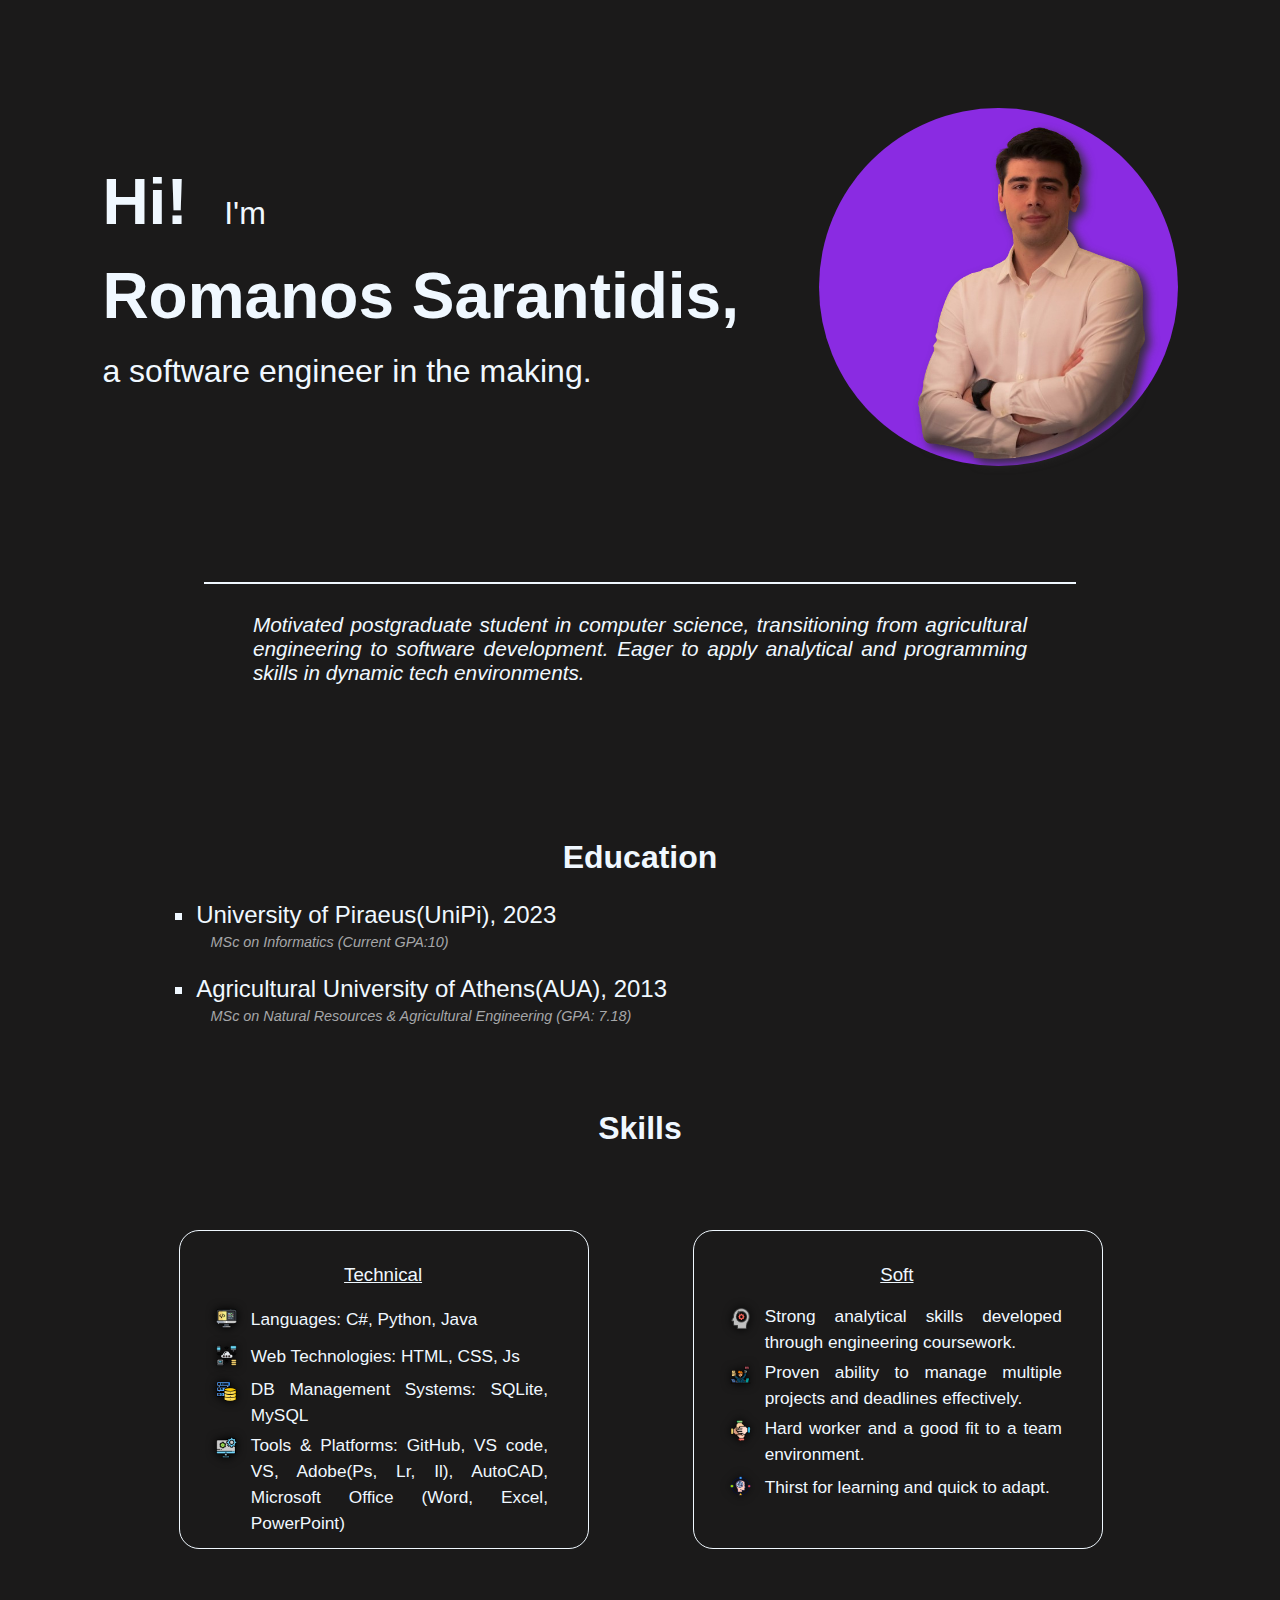
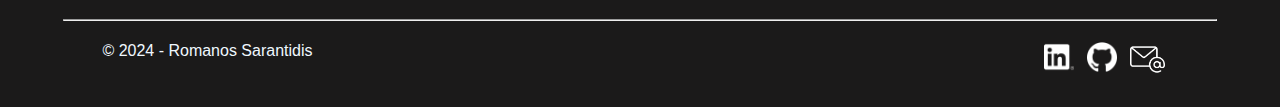
<file: index.html>
<!DOCTYPE html>
<html oncontextmenu="return false">
    <head>
        <meta charset='utf-8'>
        <meta name="author" content="Romanos Sarantidis">
        <meta name="description" content="Upcoming software engineer currently on a hatching stage.">
        <title>Romanos Sarantidis CV</title>
        <meta name='viewport' content='width=device-width, initial-scale=1'>
        <link rel="icon" type="image/x-icon" href="Images/hacker.ico">
        <link rel='stylesheet' type='text/css' href='pageFormat.css'>
        <script src='main.js'></script>
    </head>
    <body>
        <div id="prefooter">
            <img src="Images/supes.gif">
        </div>
        
        <header>
            <div class="intro" id="intro">
                <div class="hello" id="disappear">
                    <h1>Hi!</h1>
                    <p>&emsp;I'm</p>
                </div>
                <h1 id="myName">Romanos Sarantidis,</h1>
                <p id="disappear1">a software engineer in the making.</p>
            </div>
            <div class="imgBg" id="imgBg"><img src="Images/romimg.png" class="myImg" id="myImg" title="Romanos Sarantidis"></div>
        </header>
        <div class="mainPage" id="mainPage">
            <div class="descrLine">
                <hr>
            </div>
            <div class="description" title="About me">
                <p><em>Motivated postgraduate student in computer science, transitioning from agricultural engineering to software development. Eager to apply analytical and programming skills in dynamic tech environments.</em></p>
            </div>
            

            <div class="education" title="Education">
                <h1 style="text-align: center;">Education</h1>
                <ul style="list-style: square;">
                    <li>University of Piraeus(UniPi), 2023</li>
                    <p><em>&emsp;MSc on Informatics (Current GPA:10)</em></p>
                    <li>Agricultural University of Athens(AUA), 2013</li>
                    <p><em>&emsp;MSc on Natural Resources & Agricultural Engineering (GPA: 7.18)</em></p>
                </ul>
            </div>

            <div class="skills">
                <h1>Skills</h1>
                <div class="skillsList">
                    <div class="skills1" title="Technical Skills">
                        <div class="box"></div>
                        <p><u>Technical</u></p>
                        <table class="technical">
                            <tr>
                                <td class="bullets"><img src="Images/code.png" class="bullet"></td>
                                <td>Languages: C#, Python, Java</td>
                            </tr>
                            <tr>
                                <td class="bullets"><img src="Images/web.png" class="bullet"></td>
                                <td>Web Technologies: HTML, CSS, Js</td>
                            </tr>
                            <tr>
                                <td class="bullets"><img src="Images/database.png" class="bullet"></td>
                                <td>DB Management Systems: SQLite, MySQL</td>
                            </tr>
                            <tr>
                                <td class="bullets"><img src="Images/computer.png" class="bullet"></td>
                                <td>Tools & Platforms: GitHub, VS code, VS, Adobe(Ps, Lr, Il), AutoCAD, Microsoft Office (Word, Excel, PowerPoint)</td>
                            </tr>
                        </table>
                    </div>
                    <div class="skills2" title="Soft Skills">
                        <div class="box"></div>
                        <p><u>Soft</u></p>
                        <table class="soft">
                            <tr>
                                <td class="bullets"><img src="Images/think.png" class="bullet"></td>
                                <td>Strong analytical skills developed through engineering coursework.</td>
                            </tr>
                            <tr>
                                <td class="bullets"><img src="Images/multitask.png" class="bullet"></td>
                                <td>Proven ability to manage multiple projects and deadlines effectively.</td>
                            </tr>
                            <tr>
                                <td class="bullets"><img src="Images/teamwork.png" class="bullet"></td>
                                <td>Hard worker and a good fit to a team environment.</td>
                            </tr>
                            <tr>
                                <td class="bullets"><img src="Images/adapt.png" class="bullet"></td>
                                <td>Thirst for learning and quick to adapt.</td>
                            </tr>
                        </table>
                    </div>
                </div>
            </div>

        </div>
        <div class="pagefooter">
            <footer>
                <hr class="footerLine">
                <p class="license">© 2024 - Romanos Sarantidis</p>
                <ul class="social">
                    <li><a href="mailto:rpsarantidis@gmail.gr?subject=Webpage contact&amp;body=Dear Romanos, " target="_blank"><img src="Images/email.png" class="socialImg1" title="Email"></a></li>
                    <!--li><a href="https://www.facebook.com/romanos.sfnp" target="_blank"><img src="Images/facebook.png" class="socialImg" title="Facebook"></a></li-->
                    <li><a href="https://github.com/RomanosSrt" target="_blank"><img src="Images/github.png" class="socialImg" title="GitHub"></a></li>
                    <li><a href="https://www.linkedin.com/in/romanospsarantidis/" target="_blank"><img src="Images/linkedin.png" class="socialImg" title="LinkedIn"></a></li> 
                </ul>            
            </footer>
        </div>
    </body>
</html>
</file>
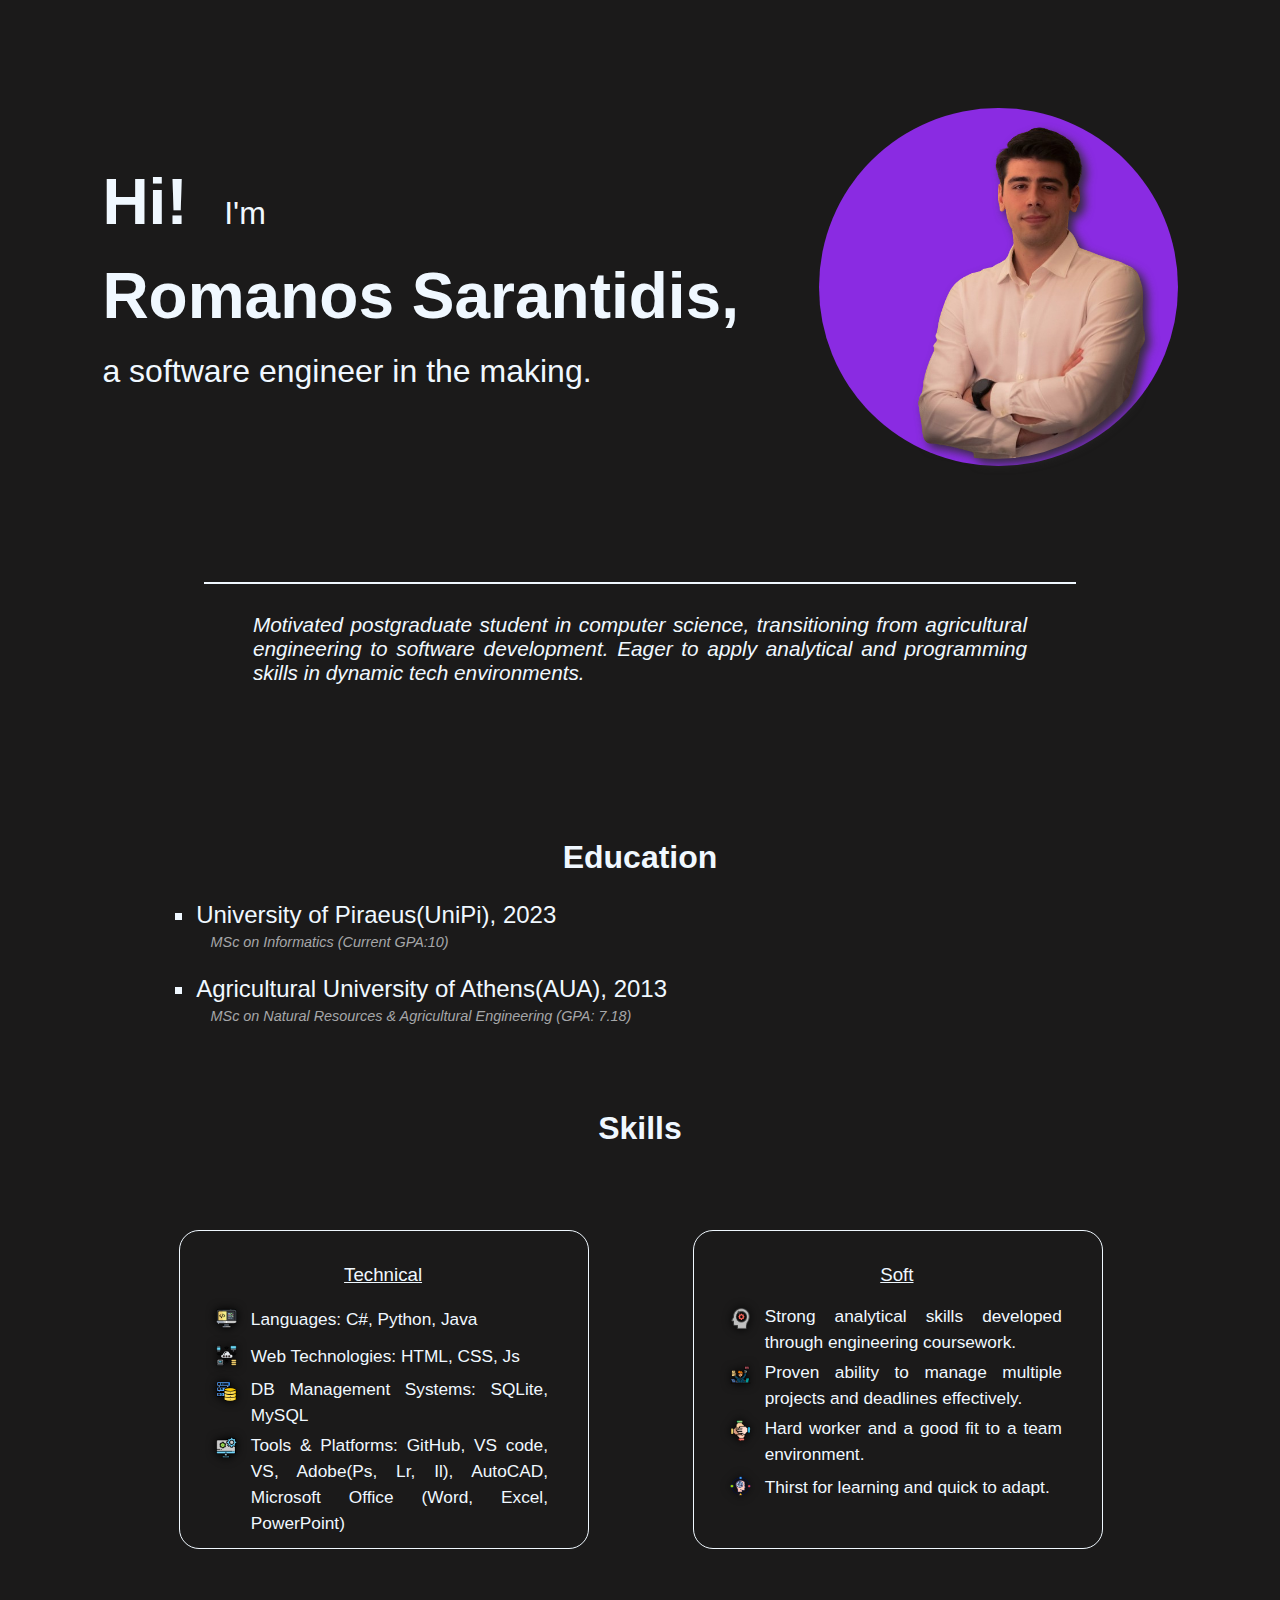
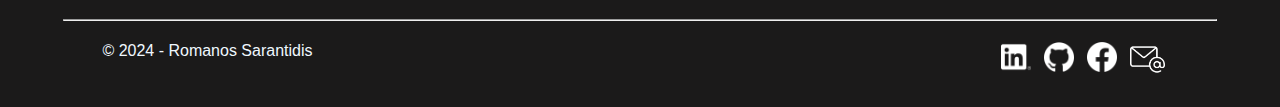
<file: Romanos Sarantidis.html>
<!DOCTYPE html>
<html>
    <head>
        <meta charset='utf-8'>
        <meta name="author" content="Romanos Sarantidis">
        <title>Romanos Sarantidis CV</title>
        <meta name='viewport' content='width=device-width, initial-scale=1'>
        <link rel="icon" type="image/x-icon" href="Images/hacker.ico">
        <link rel='stylesheet' type='text/css' href='pageFormat.css'>
        <script src='main.js'></script>
    </head>
    <body>
        
        <header>
            <div class="intro" id="intro">
                <div class="hello" id="disappear">
                    <h1>Hi!</h1>
                    <p>&emsp;I'm</p>
                </div>
                <h1 id="myName">Romanos Sarantidis,</h1>
                <p id="disappear1">a software engineer in the making.</p>
            </div>
            <div class="imgBg" id="imgBg"><img src="Images/romimg.png" class="myImg" id="myImg" title="Romanos Sarantidis"></div>
        </header>
        <div class="mainPage" id="mainPage">
            <div class="descrLine">
                <hr>
            </div>
            <div class="description" title="About me">
                <p><em>Motivated postgraduate student in computer science, transitioning from agricultural engineering to software development. Eager to apply analytical and programming skills in dynamic tech environments.</em></p>
            </div>
            

            <div class="education" title="Education">
                <h1 style="text-align: center;">Education</h1>
                <ul style="list-style: square;">
                    <li>University of Piraeus(UniPi), 2023</li>
                    <p><em>&emsp;MSc on Informatics (Current GPA:10)</em></p>
                    <li>Agricultural University of Athens(AUA), 2013</li>
                    <p><em>&emsp;MSc on Natural Resources & Agricultural Engineering (GPA: 7.18)</em></p>
                </ul>
            </div>

            <div class="skills">
                <h1>Skills</h1>
                <div class="skillsList">
                    <div class="skills1" title="Technical Skills">
                        <div class="box"></div>
                        <p><u>Technical</u></p>
                        <table class="technical">
                            <tr>
                                <td class="bullets"><img src="Images/code.png" class="bullet"></td>
                                <td>Languages: C#, Python, Java</td>
                            </tr>
                            <tr>
                                <td class="bullets"><img src="Images/web.png" class="bullet"></td>
                                <td>Web Technologies: HTML, CSS, Js</td>
                            </tr>
                            <tr>
                                <td class="bullets"><img src="Images/database.png" class="bullet"></td>
                                <td>DB Management Systems: SQLite, MySQL</td>
                            </tr>
                            <tr>
                                <td class="bullets"><img src="Images/computer.png" class="bullet"></td>
                                <td>Tools & Platforms: GitHub, VS code, VS, Adobe(Ps, Lr, Il), AutoCAD, Microsoft Office (Word, Excel, PowerPoint)</td>
                            </tr>
                        </table>
                    </div>
                    <div class="skills2" title="Soft Skills">
                        <div class="box"></div>
                        <p><u>Soft</u></p>
                        <table class="soft">
                            <tr>
                                <td class="bullets"><img src="Images/think.png" class="bullet"></td>
                                <td>Strong analytical skills developed through engineering coursework.</td>
                            </tr>
                            <tr>
                                <td class="bullets"><img src="Images/multitask.png" class="bullet"></td>
                                <td>Proven ability to manage multiple projects and deadlines effectively.</td>
                            </tr>
                            <tr>
                                <td class="bullets"><img src="Images/teamwork.png" class="bullet"></td>
                                <td>Hard worker and a good fit to a team environment.</td>
                            </tr>
                            <tr>
                                <td class="bullets"><img src="Images/adapt.png" class="bullet"></td>
                                <td>Thirst for learning and quick to adapt.</td>
                            </tr>
                        </table>
                    </div>
                </div>
            </div>

        </div>
        <div class="pagefooter">
            <footer>
                <hr class="footerLine">
                <p class="license">© 2024 - Romanos Sarantidis</p>
                <ul class="social">
                    <li><a href="mailto:rpsarantidis@gmail.gr?subject=Webpage contact&amp;body=Dear Romanos, " target="_blank"><img src="Images/email.png" class="socialImg1" title="Email"></a></li>
                    <li><a href="https://www.facebook.com/romanos.sfnp" target="_blank"><img src="Images/facebook.png" class="socialImg" title="Facebook"></a></li>
                    <li><a href="https://github.com/RomanosSrt" target="_blank"><img src="Images/github.png" class="socialImg" title="GitHub"></a></li>
                    <li><a href="https://www.linkedin.com/in/romanospsarantidis/" target="_blank"><img src="Images/linkedin.png" class="socialImg" title="LinkedIn"></a></li>
                </ul>            
            </footer>
        </div>
    </body>
</html>
</file>
<file: pageFormat.css>
/* --------------------Header-------------------- */
header {
    margin: 12vh 8vw;
    display: grid;
    grid-template-columns: 28vw 28vw 28vw;
    grid-template-rows: 28vw;
    align-items: center;
    text-align: left;
    position: fixed;
    z-index: 10;
    top: 0px;
    left: 0px;
    background-color: rgb(27, 26, 26);
    transition-duration: 500ms;
}



.intro {
    max-width: fit-content;
    text-align: center;
    grid-column: 1/ span 2;
}

.hello p, .hello h1 {
    display: inline;
    max-width: fit-content;
    
}

.hello {
    text-align: left;
}


.intro h1 {
    text-align: left;
    font-size: 5em;
    margin: 20px 0px 20px 0px;
}

.intro p {
    font-size: 2em;
    text-align: left;
    margin: 20px 0px 20px 0px;
}

.hello p {
    margin: 0px;
}

.imgBg {
    position: relative;
    height: 100%;
    aspect-ratio: 1;
    transition-duration: 500ms;
    border-radius: 50%;
    background-color: blueviolet;
    grid-column: 3;
    grid-row: 1;
}

.myImg {
    width: 98%;
    border-radius: 50%;
    transition-duration: 500ms;
    filter: drop-shadow(5px 5px 5px rgba(44, 44, 44, 0.9));
}


/* --------------------Description-------------------- */
.description {
    grid-row: 2;
    grid-column: 2/ span 3;
    text-wrap: pretty;
    max-width: 80%;
    text-align: justify;
    justify-self: center;
    font-size: 1.3em;
}

.descrLine {
    grid-row: 1;
    grid-column: 2/ span 3;
    align-self: end;
}


.descrLine hr {
    border: solid 1px aliceblue;
    width: 90%;
}



/* --------------------Education-------------------- */
.education {
    grid-row: 4;
    grid-column: 2/ span 3;
    scroll-snap-align: start;
}

.education li {
    font-size: 1.5em;
    margin-top: 25px;
}

.education p {
    font-size: 0.9em;
    color: rgb(166, 167, 169);
    margin: 5px 0px;
}


/* --------------------Skills-------------------- */
.skills {
    grid-row: 6;
    grid-column: 2/ span 3;
}

.skillsList {
    display: flex;
    flex-direction: row;
    justify-content: space-around;
    align-items: center;
    flex-wrap: wrap;
    gap: min(60px);
}

.skills h1, .skills p {
    text-align: center;
}

.skills h1 {
    margin-bottom: 1.5em;
}

.skills p {
    font-size: 1.5em;
    width: 100%;
    margin: 1.2em 0em .8em 0em;
    pointer-events: none;
}

.skills1, .skills2 {
    flex: 0.45;
    text-align: left;
    font-size: 1.2em;
    height: 19.5em;
    position: relative;
    z-index: 1;
}

.box {
    width: 100%;
    border: solid 1px aliceblue;
    border-radius: 20px;
    height: 19.5em;
    position: absolute;
    z-index: -1;
    transition-duration: 500ms;
}

.technical, .soft {
    list-style: none;
    text-align: justify;
    align-content: space-around;
    font-size: 1.2em;
    margin-left: 25px;
    width: 85%;
    line-height: 1.5em;
    pointer-events: none;
}

.bullets {
    width: 40px;
    vertical-align: top;
    text-align: center;
    padding-top: 5px;
    pointer-events: none;
}

.bullet {
    filter: drop-shadow(0 0 5px rgb(0, 0, 0));
}

.box:hover {
    filter: drop-shadow(5px 5px 5px rgba(196, 196, 196, 0.6));
    background-color: rgba(28, 11, 43, 0.788);
    transform: scale(1.1);
    border-color: black;
}



/* --------------------Footer-------------------- */

.pagefooter {
    position: relative;
    flex: 0.1;
    left: 0px;
    text-align: center;
    min-height: 8vh;
}

footer {
    display: flex;
    flex-wrap: wrap;
    justify-content: space-between;
    color: aliceblue;
}

.footerLine {    
    margin-bottom: 5px;
    width: 90vw;
    
}

.license {
    margin-left: 8vw;
    max-width: 40vw;
}

.social {
    max-width: 40vw;
    list-style-type: none;
    margin-right: 8vw;
}

.social li {
    float: right;
    padding-right: 1vw;
    margin-bottom: 10px;
}

.socialImg {
    width: 30px;
    transition-duration: 200ms;
}

.socialImg1 {
    width: 35px;
    transition-duration: 200ms;
}

.socialImg:hover {
    filter: drop-shadow(0 0 5px rgb(0, 0, 0));
    width: 40px;
}

.socialImg1:hover {
    filter: drop-shadow(0 0 5px rgb(0, 0, 0));
    width: 45px;
}



/* --------------------Page body-------------------- */

.mainPage {
    margin: 5%;
    margin-top: calc(24vh + 28vw);
    flex: 0.9;
    display: grid;
    grid-template-columns: 8% 28% 28% 28% 8%;
    grid-template-rows: auto auto 7em auto 3em auto;
    align-items: center;
    position: relative;
    transition-duration: 500ms;
    scroll-snap-type: y mandatory;
}


body {
    background-color: rgb(27, 26, 26);
    color: aliceblue;
    font-family: Tahoma, sans-serif;
    margin: 0px;
    display: flex;
    flex-direction: column;
    justify-content: center;
    overflow-y: scroll;
}


/* --------------------Scrollbar-------------------- */
::-webkit-scrollbar {
    width: .5vw;
}

::-webkit-scrollbar-track {
    box-shadow: inset 0 0 5px rgb(0, 0, 0); 
    border-radius: 5px;
}
 
::-webkit-scrollbar-thumb {
    background: #2e1941; 
    border-radius: 5px;
}

::-webkit-scrollbar-thumb:hover {
    background: rgb(50, 37, 60); 
}


/* --------------------Scroll Transformation-------------------- */
.hide {
    display: none;
}

.transform {
    grid-template-columns: 33.33vw 33.33vw 13vw;
    grid-template-rows: 10vh;
    width: 100vw;
    padding: 0vh 10vw;
    align-items: center;
    margin: 0px;
    background-color: #2e1941;
    filter: drop-shadow(0 0 5px rgb(0, 0, 0));
}

.shrink {
    height: 8vh !important;
    margin: 1vh;
    filter: drop-shadow(0 0 5px rgb(0, 0, 0));
}

.shorten {
    font-size: 2em !important;
    filter: drop-shadow(0 0 5px rgb(0, 0, 0));
}


.rearrange {
    margin-top: 30vh;
}



#prefooter {
    display: none;
    width: 80vw;
    margin: 10vh 10vw;
    text-align: center;
    justify-content: center;
}

#prefooter img {
    height: 80vh;
}




/* --------------------Media queries-------------------- */
@media  (max-width: 1650px) {
    .hello h1 {
        font-size: 3.5em;
    }
    .intro h1 {
        font-size: 4em;
    }    
    intro p {
        font-size: 2.5em;
    }
    .skills1, .skills2 {
        font-size: 0.9em;
    }
    .skills p {
        font-size: 1.3em;
        margin: 1.8em 0em .8em 0em;
    }
    .skillsList {
        height: 22em;
    }

    .box {
        height: 22em;
    }

    .bullet {
        width: 1.2em;
    }
}


@media  (max-width: 1240px) {
    .mainPage {
        grid-template-columns: 0% auto auto auto 0%;;
    }
    .intro h1 {
        font-size: 3em;
    }
    .intro p {
        font-size: 1.5em;
    }    
    .education h1, .skills h1 {
        font-size: 1.5em;
    }
    .skillsList {
        height: 22em;
        gap: 40px;
    }
    .skills p {
        font-size: 1.3em;
        margin: 2.2em 0em .8em 0em;
    }
    .box {
        height: 22em;
    }
}

@media  (max-width: 960px) {
    .intro h1 {
        font-size: 2em;
    }
    .intro p {
        font-size: 1em;
    }   
    .description {
        font-size: 0.9em;
    } 
    .education h1, .skills h1 {
        font-size: 1em;
    }
    .education li {
        font-size: 0.9em;
    }
    .education p {
        font-size: 0.7em;
    }
    .skills1, .skills2 {
        font-size: 0.7em;
    }
    .technical, .soft {
        margin-left: 15px;
    }
    .skills p {
       margin: 1.5em 0em .8em 0em;
    }
    .skillsList {
        height: 22em;
        gap: 25px
    }
    .box {
        height: 22em;
    }
    .bullet {
        width: 1.2em;
    }
    footer {
        font-size: 0.9em;
    }
    .socialImg {
        width: 25px;
    }
    .socialImg1 {
        width: 30px;
    }
}

@media  (max-width: 770px) {
    .imgBg {
        height: 90%;
    }
    .skillsList {
        flex-direction: column;
        flex-wrap: nowrap;
        height: 60vh;
        row-gap: 70px;
        margin-bottom: 5vh;
    }
    .skills1, .skills2 {
        width: 80vw;
    }
}


@media  (max-width: 500px) {
    .intro h1 {
        font-size: 1.1em !important;
    }
    .intro p {
        font-size: 0.8em;
    }   
    .imgBg {
        height: 90%;
    }
    .mainPage {
        grid-template-rows: auto auto 3em auto 2em auto;
    }
    .description {
        font-size: 0.7em;
    } 
    .education h1, .skills h1 {
        font-size: 1em;
    }
    .education li {
        font-size: 0.8em;
    }
    .education p {
        font-size: 0.6em;
    }
    .skills1, .skills2 {
        font-size: 0.6em;
    }
    footer {
        font-size: 0.6em;
        height: 35px;
    }
    .socialImg {
        width: 15px;
    }
    .socialImg1 {
        width: 20px;
    }
    .socialImg:hover {
        width: 25px;
    }
    
    .socialImg1:hover {
        width: 30px;
    }
}


@media  (max-width: 370px) {
    .intro h1 {
        font-size: 1em !important;
        margin: 10px 0 10px 0;
    }
    .intro p {
        font-size: 0.7em;
        margin: 10px 0 10px 0;
    }
    .description {
        font-size: 0.6em;
    } 
    .education h1, .skills h1 {
        font-size: 0.8em;
    }
    .education li {
        font-size: 0.7em;
    }
    .education p {
        font-size: 0.5em;
    }
    .skills1, .skills2 {
        font-size: 0.5em;
    }
    .skillsList {
        height: 23em;
        margin-bottom: 10vh;
    }
    .box {
        height: 23em;
    }
    .transform {
        grid-template-columns: 40vw 15vw 25vw;
    }
}
</file>
